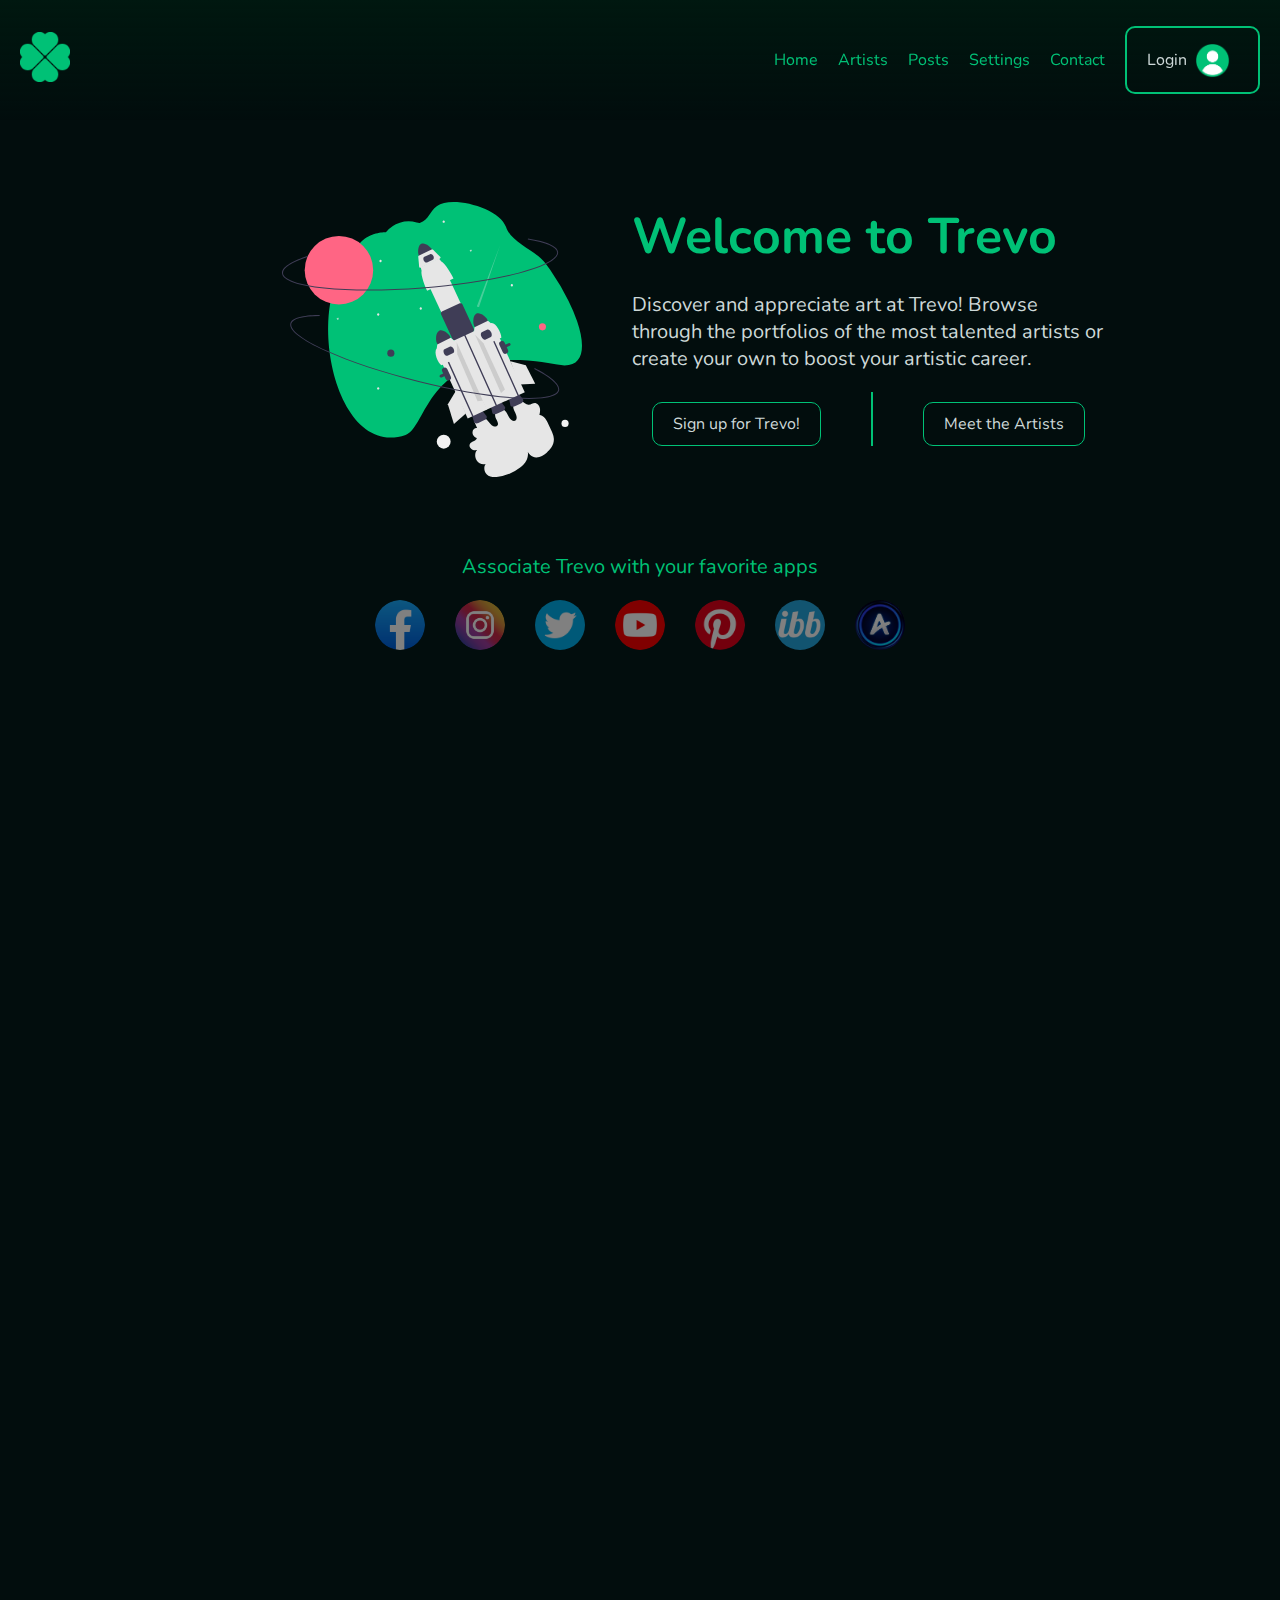
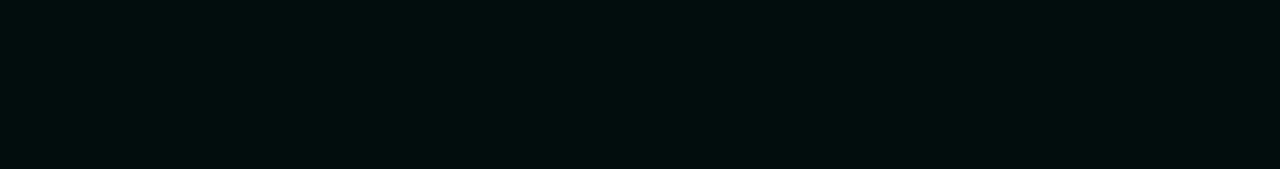
<file: index.html>
<!DOCTYPE html>
<html lang="en">
<head>
    <meta charset="UTF-8">
    <meta name="viewport" content="width=device-width, initial-scale=1.0">
    <title>Trevo</title>
    <script>
        document.addEventListener("DOMContentLoaded", function() {
            var cookies = document.cookie.split("; ");
            var tokenExists = cookies.some(function(item) {
                return item.trim().startsWith("token=");
            });

            if (!tokenExists) {
                window.location.href = "/pages/homepage.html";
            }
        });
    </script>
</head>
<body>
    
</body>
</html>
</file>
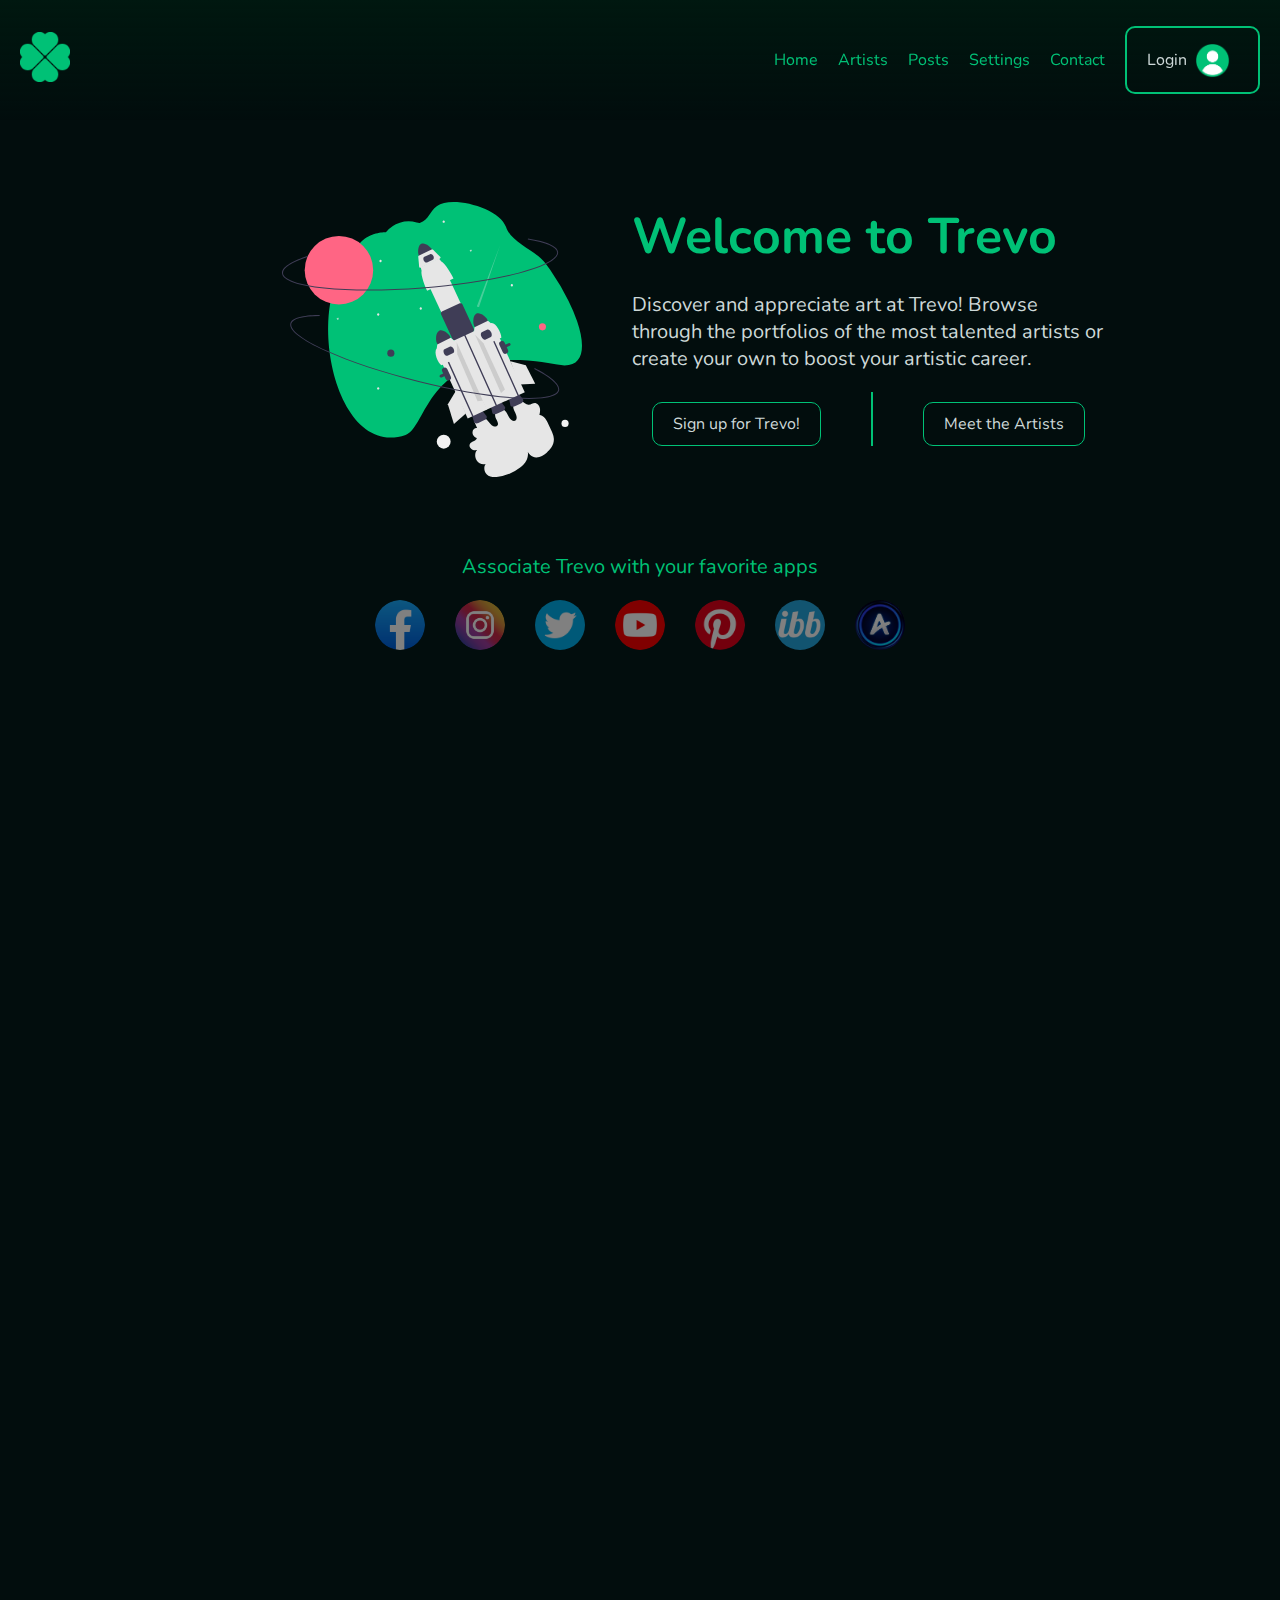
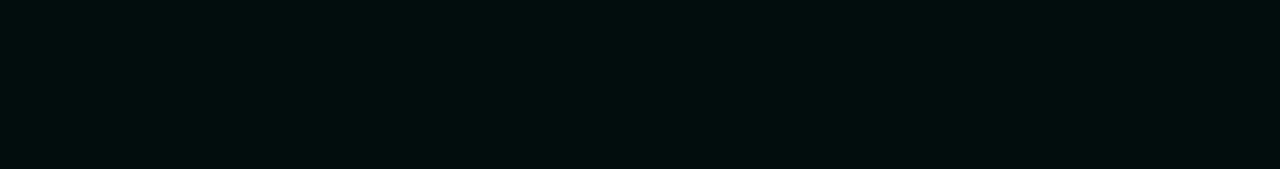
<file: pages/homepage.html>
<!DOCTYPE html>
<html lang="en">
<head>
    <link rel="stylesheet" href="../styles/homepage.css" />
    <meta charset="UTF-8" />
    <meta name="viewport" content="width=device-width, initial-scale=1.0" />
    <title>Trevo</title>
    <link rel="preconnect" href="https://fonts.googleapis.com" />
    <link rel="preconnect" href="https://fonts.gstatic.com" crossorigin />
    <link
      href="https://fonts.googleapis.com/css2?family=Nunito:wght@600&display=swap"
      rel="stylesheet"
    />
    <link 
    href="https://fonts.googleapis.com/css2?family=Nunito:wght@800&display=swap" 
    rel="stylesheet"
    >
    <link
      rel="stylesheet"
      href="https://cdnjs.cloudflare.com/ajax/libs/font-awesome/6.4.2/css/all.min.css"
      integrity="sha512-z3gLpd7yknf1YoNbCzqRKc4qyor8gaKU1qmn+CShxbuBusANI9QpRohGBreCFkKxLhei6S9CQXFEbbKuqLg0DA=="
      crossorigin="anonymous"
      referrerpolicy="no-referrer"
    />
</head>
<body>
    <header>
        <a href="home.html"><img src="../images/logo.png" alt="" /></a>
        <div id="panel">
            <ul>
            <li><a href="">Home</a></li>
            <li><a href="">Artists</a></li>
            <li><a href="">Posts</a></li>
            <li><a href="">Settings</a></li>
            <li><a href="">Contact</a></li>
            <div id="profile">
                <p>Login</p>
                <span class="icon" id="profile-white"
                ><img src="../images/no-profile.png" alt=""
                /></span>
                <span class="icon" id="profile-black"
                ><img src="../images/no-profile-black.png" alt=""
                /></span>
            </div>
            </ul>
        </div>
        <div id="menu-button">
            <button onclick="menuBar()"><i class="fa-solid fa-bars"></i></button>
        </div>
    </header>
    <section>
        <div id="presentation">
            <div>
                <img src="../images/banner-presentation.svg" alt="">
            </div>
            <div>
                <h1>Welcome to Trevo</h1>
                <p>Discover and appreciate art at Trevo! Browse through the portfolios of the most talented artists or create your own to boost your artistic career.</p>
                <div id="presentation-buttons">
                    <a href="login.html">Sign up for Trevo!</a>
                    <hr>
                    <a href="">Meet the Artists</a>
                </div>
            </div>
        </div>
        <div id="apps">
            <p>Associate Trevo with your favorite apps</p>
            <div>
                <img src="../images/logos/facebook.png" alt="">
                <img src="../images/logos/instagram.png" alt="">
                <img src="../images/logos/twitter.png" alt="">
                <img src="../images/logos/youtube.png" alt="">
                <img src="../images/logos/pinterest.png" alt="">
                <img src="../images/logos/imgbb.png" alt="">
                <img src="../images/logos/amino.jpg" alt="">
            </div>
        </div>
        <div id="cards">
            <div>
                <h1><i class="fa-regular fa-image"></i></h1>
                <h2>Organize your portfolio</h2>
                <p>At Trevo, you can create a personalized portfolio, divided into categories, with images, titles, and descriptions. You can even separate your works by prices for auctions or commissions.</p>
            </div>
            <div>
                <h1><i class="fa-solid fa-cart-shopping"></i></h1>
                <h2>Enter the market</h2>
                <p>Trevo is more than a portfolio platform, it's a gateway to the artistic job market. Whether as a freelancer or a professional, Trevo helps boost your career.</p>
            </div>
            <div>
                <h1><i class="fa-solid fa-shield-halved"></i></h1>
                <h2>Safety first</h2>
                <p>Trevo prioritizes safety. Our platform has multiple stages of security, protecting both the user and the server, to ensure a safe and reliable experience.</p>
            </div>
        </div>
        <div id="informational">
            <div id="text">
                <h1>Idealizing dreams</h1>
                <hr>
                <p>Artists need a hub for socials, portfolio, pricing, and artwork analytics. This enhances engagement, communication, and self-improvement in the competitive art world. </p>
            </div>
            <div>
                <img src="../images/banner-informational.svg" alt="">
            </div>
        </div>
        </div>
    </section>
    <script>
        window.addEventListener('scroll', function() {
            var elements = document.querySelectorAll('section div#cards, section div#informational div, section div#blogs');
            var windowHeight = window.innerHeight;

            for (var i = 0; i < elements.length; i++) {
                var rect = elements[i].getBoundingClientRect();

                if (rect.top < windowHeight / 1.5) {
                    elements[i].style.setProperty('animation', 'emerge 2s forwards');
                }
            }
        });
    </script>
</body>
</html>
</file>
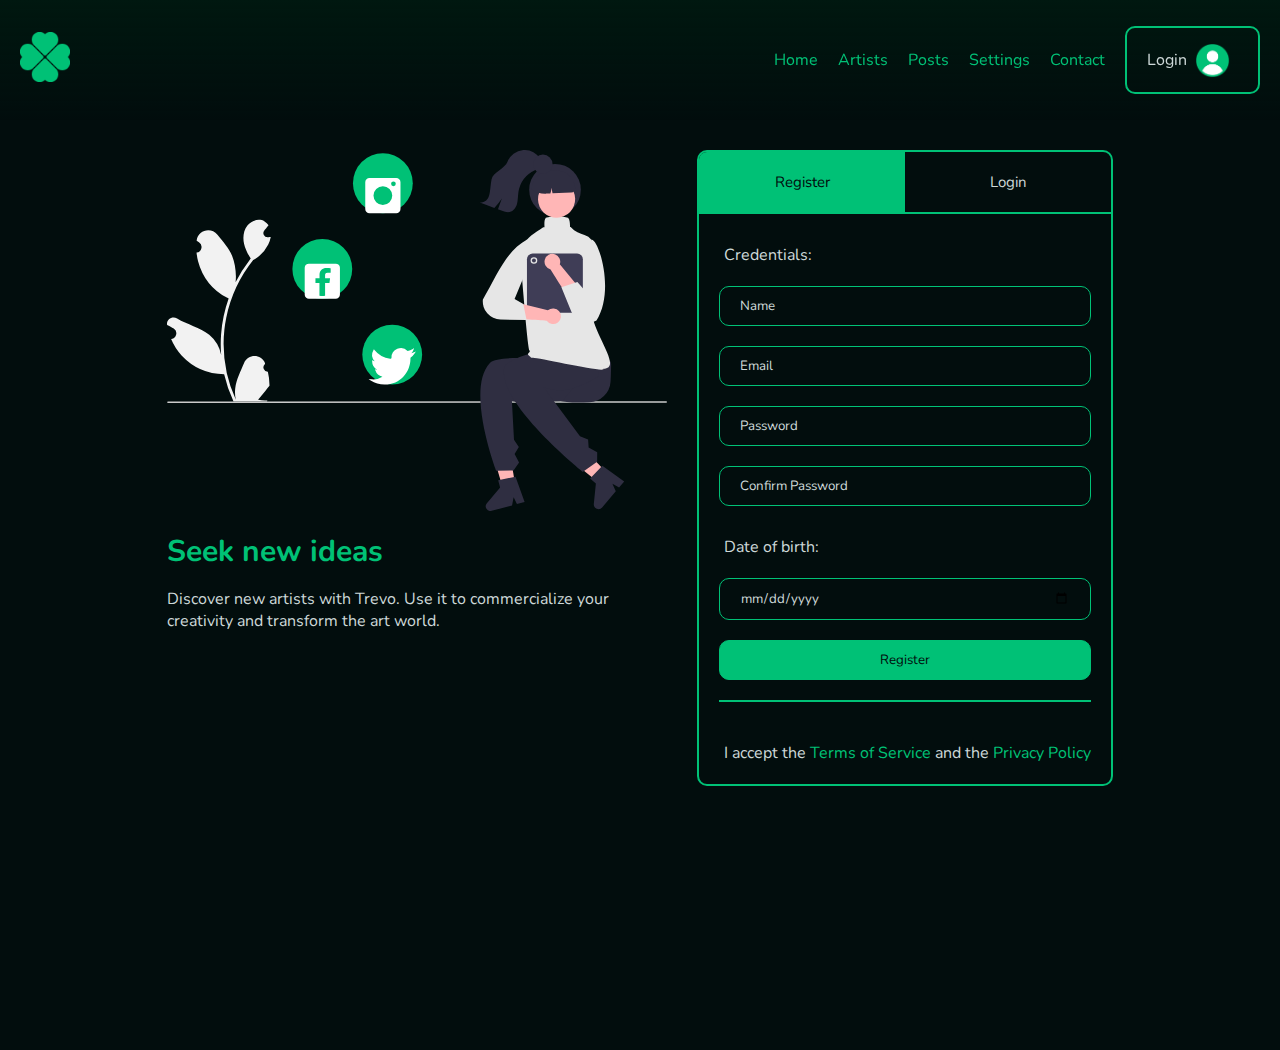
<file: pages/login.html>
<!DOCTYPE html>
<html lang="en">
  <head>
    <link rel="stylesheet" href="../styles/login.css" />
    <meta charset="UTF-8" />
    <meta name="viewport" content="width=device-width, initial-scale=1.0" />
    <title>Trevo</title>
    <link rel="preconnect" href="https://fonts.googleapis.com" />
    <link rel="preconnect" href="https://fonts.gstatic.com" crossorigin />
    <link
      href="https://fonts.googleapis.com/css2?family=Nunito:wght@600&display=swap"
      rel="stylesheet"
    />
    <link
      rel="stylesheet"
      href="https://cdnjs.cloudflare.com/ajax/libs/font-awesome/6.4.2/css/all.min.css"
      integrity="sha512-z3gLpd7yknf1YoNbCzqRKc4qyor8gaKU1qmn+CShxbuBusANI9QpRohGBreCFkKxLhei6S9CQXFEbbKuqLg0DA=="
      crossorigin="anonymous"
      referrerpolicy="no-referrer"
    />
  </head>
  <body>
    <!-- Cabeçalho padrão -->
    <header>
      <a href="home.html"><img src="../images/logo.png" alt="" /></a>
      <div id="panel">
        <ul>
          <li><a href="../index.html">Home</a></li>
          <li><a href="">Artists</a></li>
          <li><a href="">Posts</a></li>
          <li><a href="">Settings</a></li>
          <li><a href="">Contact</a></li>
          <div id="profile">
            <p>Login</p>
            <span class="icon" id="profile-white"
              ><img src="../images/no-profile.png" alt=""
            /></span>
            <span class="icon" id="profile-black"
              ><img src="../images/no-profile-black.png" alt=""
            /></span>
          </div>
        </ul>
      </div>
      <div id="menu-button">
        <button onclick="menuBar()"><i class="fa-solid fa-bars"></i></button>
      </div>
    </header>
    <section>
      <div class="register-banner" id="register-banner">
        <img src="../images/banner-register.svg" alt="" />
        <h1>Seek new ideas</h1>
        <p>
          Discover new artists with Trevo. Use it to commercialize your
          creativity and transform the art world.
        </p>
      </div>
      <div class="login-banner" id="login-banner" style="display: none">
        <img src="../images/banner-login.svg" alt="" />
        <h1>Welcome back</h1>
        <p>
          Welcome back to Trevo! Dive into the world of creativity. Log in and
          continue your artistic journey.
        </p>
      </div>
      <!-- Div para a label de login -->
      <div id="login-label">
        <ul id="buttons">
          <li>
            <span class="icon"
              ><button onclick="register()" class="active" id="registerButton">
                <i class="fa-solid fa-user-plus"></i> Register
              </button></span
            >
          </li>
          <li>
            <span class="icon"
              ><button onclick="login()" id="loginButton">
                <i class="fa-solid fa-user"></i> Login
              </button></span
            >
          </li>
        </ul>
        <hr />
        <div id="register">
          <form action="/register" method="post" id="registerForm">
            <label for="">Credentials:</label>
            <input type="text" name="name" placeholder="Name" />
            <input type="email" name="email" placeholder="Email" />
            <input
              type="password"
              id="password"
              name="password"
              placeholder="Password"
            />
            <input
              type="password"
              id="confirmPassword"
              placeholder="Confirm Password"
            />
            <label for="">Date of birth:</label>
            <input type="date" name="birthDate" placeholder="01/01/2000" />
            <input type="submit" value="Register" />
            <hr />
            <label for="terms"
              >I accept the
              <a href="/terms-of-service" target="_blank">Terms of Service</a>
              and the
              <a href="/privacy-policy" target="_blank"
                >Privacy Policy</a
              ></label
            >
          </form>
        </div>
        <div id="login">
          <form action="/login" method="post" id="loginForm">
            <label for="">Your user:</label>
            <input type="email" name="email" placeholder="Email" />
            <input type="password" name="password" placeholder="Password" />
            <input type="submit" value="Login" />
            <hr />
            <a href="">Forgot your password?</a>
          </form>
        </div>
      </div>
    </section>
    <script src="../javascript/login.js"></script>
  </body>
</html>
</file>
<file: styles/homepage.css>
@import url(colors.css);
@import url(elements/header.css);

* {
    font-family: Nunito;
    transition: all 0.5s ease;
}

body {
    background: linear-gradient(to right, var(--black), var(--black));
    height: 100vh;
    margin: 0;
    font-family: "Nunito", sans-serif;
    color: var(--gray);
}

section {
    display: flex;
    flex-direction: column;
    align-items: center;
    margin: 8% 10%;
}

section a {
    color: var(--gray);
}

@keyframes up-down {
    0% { transform: translateY(0); }
    50% { transform: translateY(-10px); }
    100% { transform: translateY(0); }
}

@keyframes emerge {
    0% { opacity: 0; transform: translateY(50px); }
    100% { opacity: 1; transform: translateY(0); }
}

section div#presentation {
    margin: 100px 0px 0px 0px;
    display: flex;
    flex-direction: row;
    gap: 50px;
    width: 70%;
}

section div#presentation img {
    width: 300px;
    animation: up-down 2s ease-in-out infinite;
}

section div#presentation h1 {
    font-size: 70px;
    color: var(--green);
    margin: 0;
    padding: 0;
    white-space: nowrap;
    overflow: hidden;
}

section div#presentation p {
    font-size: 20px;
}

section div#presentation hr {
    margin: 0px 0px 10px 0px;
    border: 1px solid var(--green);
}

section div#presentation div div {
    display: flex;
    gap: 30px;
    justify-content: center;
}

section div#presentation div a {
    padding: 10px 20px;
    margin: 10px 20px;
    background-color: var(--transparent);
    border: 1px solid var(--green);
    border-radius: 10px;
    text-decoration: none;
    white-space: nowrap;
    overflow: hidden;
}

section div#apps {
    margin-top: 50px;
    display: flex;
    flex-direction: column;
    align-items: center;
}

section div#apps p {
    color: var(--green);
    font-size: 20px;
}

section div#apps div {
    display: flex;
    gap: 30px;
    flex-wrap: wrap;
    justify-content: center;
}

section div#apps div img {
    width: 50px;
    border-radius: 100%;
    filter: brightness(50%);
}

section div#apps div img:hover {
    box-shadow: 0 0 20px var(--shadow-green);
    filter: brightness(100%);
}

section div#cards {
    margin-top: 100px;
    display: flex;
    flex-direction: row;
    align-items: center;
}

section div#cards div {
    margin: 20px;
    padding: 20px;
    border: 2px solid var(--green);
    border-radius: 10px;
    width: 400px;
    height: 250px;
}

section div#cards div h1 i {
    color: var(--green);
    margin: 0;
}

section div#informational {
    margin: 50px 100px;
    display: flex;
    flex-direction: row;
    gap: 50px;
    justify-content: center;
    align-items: center;
}

section div#informational div img{
    width: 500px;
    height: auto;
}

section div#informational div h1 {
    font-size: 50px;
    color: var(--green);
    margin: 0;
    padding: 0;
}

section div#cards, section div#informational div, section div#blogs {
    opacity: 0;
}

section div#cards div:hover, section div#blogs div div:hover {
    transform: translateY(-10px);
}

section div#presentation div a:hover, section div#blogs div div a:hover {
    background-color: var(--green);
    color: var(--black);
    box-shadow: 0 0 20px var(--shadow-green);
}

@media screen and (max-width: 1500px) {

    section div#presentation h1 {
        font-size: 50px;
    }

    section div#informational div img{
        width: 300px;
    }

    section div#blogs div, section div#cards {
        flex-wrap: wrap;
        justify-content: center;
    }
  }

@media screen and (max-width: 1000px) {
    section div#informational {
        flex-direction: column;
    }

    section div#presentation {
        flex-direction: column;
        align-items: center;
        width: 90%;
    }

    section div#presentation div {
        justify-content: center;
    }

    section div#cards div {
        width: 70%;
        height: 70%;
    }

    section div#presentation h1 {
        font-size: 40px;
    }

    section div#informational div img{
        width: 300px;
    }

    section div#cards {
        flex-wrap: wrap;
        justify-content: center;
    }
}

@media screen and (max-width: 550px) {

    section div#presentation h1 {
        font-size: 35px;
    }

    section div#presentation p {
        font-size: 95%;
    }

    section div#presentation #presentation-buttons{
        flex-direction: column;
    }

    section div#apps p {
        font-size: 105%;
        justify-content: center;
    }
}
</file>
<file: styles/login.css>
@import url(colors.css);
@import url(elements/header.css);

* {
  font-family: Nunito;
  transition: all 0.5s ease;
}

#login,
#register,
#login-banner,
#register-banner {
  animation: fade-in 2s forwards;
}

body {
  background: linear-gradient(to right, var(--black), var(--black));
  height: 100vh;
  margin: 0;
  font-family: "Nunito", sans-serif;
  color: var(--gray);
}

section {
  margin-top: 150px;
  display: flex;
  justify-content: center;
  align-items: center;
  gap: 30px;
}

#login-label {
  align-self: flex-start;
  background-color: var(--black);
  border-radius: 10px;
  max-width: 500px;
  min-width: 400px;
  overflow: hidden;
  border: 2px solid var(--green);
}

.login-banner,
.register-banner {
  align-self: flex-start;
  display: flex;
  flex-direction: column;
  width: 500px;
}

.login-banner h1,
.register-banner h1 {
  color: var(--green);
  margin: 0;
  font-size: 30px;
}

.login-banner p,
.register-banner p {
  color: var(--gray);
}

.login-banner img,
.register-banner img {
  width: 100%;
  padding: 0px 0px 20px 0px;
}

#buttons {
  display: flex;
  align-items: center;
  justify-content: space-between;
  margin: 0px;
  padding: 0px;
  list-style-type: none;
}

ul li {
  flex: 1;
}

ul li button {
  background-color: #00000000;
  padding: 20px 10px;
  color: var(--gray);
  border: none;
  outline: none;
  width: 100%;
  font-size: 15px;
  transition: all 0.3s ease;
}

ul li button.active {
  background-color: var(--green);
  color: var(--black);
}

hr {
  margin: 0px 0px 10px 0px;
  border: 1px solid var(--green);
}

form {
  display: flex;
  flex-direction: column;
  gap: 20px;
  margin: 20px;
}

form input {
  background-color: var(--transparent);
  border: 1px solid var(--green);
  border-radius: 10px;
  outline: none;
  padding: 10px 20px;
}

label {
  margin: 10px 0px 0px 5px;
  color: var(--gray);
}

a {
  color: var(--green);
  text-decoration: none;
}

input::placeholder {
  color: var(--gray);
}

input[type="submit"] {
  color: var(--black);
  background-color: var(--green);
}

input[type="date"] {
  color: var(--gray);
}

#login {
  display: none;
}

#register {
  display: block;
}

@media screen and (max-width: 1000px) {
  #login-label {
    max-width: 400px;
    min-width: 300px;
  }

  .login-banner,
  .register-banner {
    align-self: auto;
    width: 300px;
  }
}

@media screen and (max-width: 700px) {
  section {
    display: flex;
    flex-direction: column;
    justify-items: center;
  }

  .login-banner,
  .register-banner {
    align-self: auto;
    width: 70%;
  }

  .login-banner img,
  .register-banner img {
    align-self: normal;
    width: 100%;
  }

  #login-label {
    align-self: auto;
    max-width: 300px;
    min-width: 300px;
    margin-bottom: 50px;
  }

  .login-banner p,
  .register-banner p {
    color: var(--gray);
    width: 300px;
  }
}

@keyframes fade-in {
  from {
    opacity: 0;
  }
  to {
    opacity: 1;
  }
}
</file>
